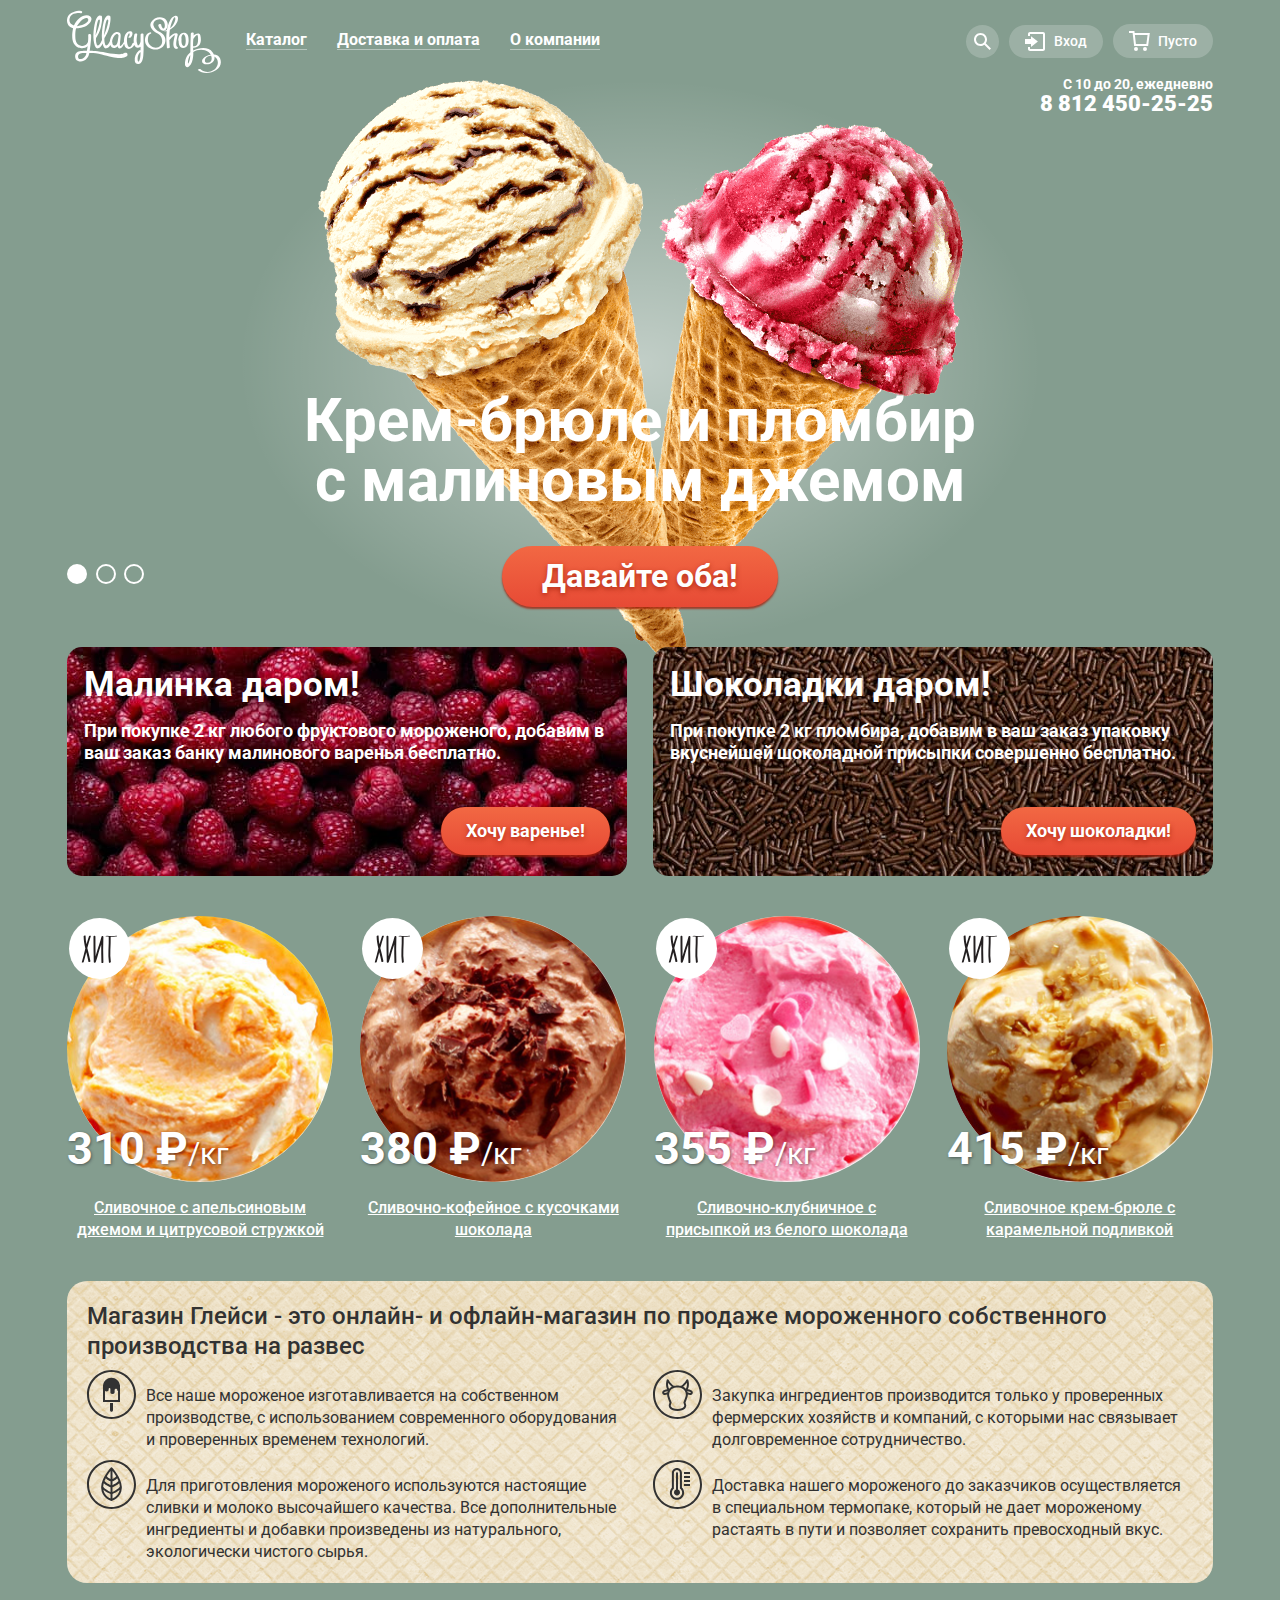
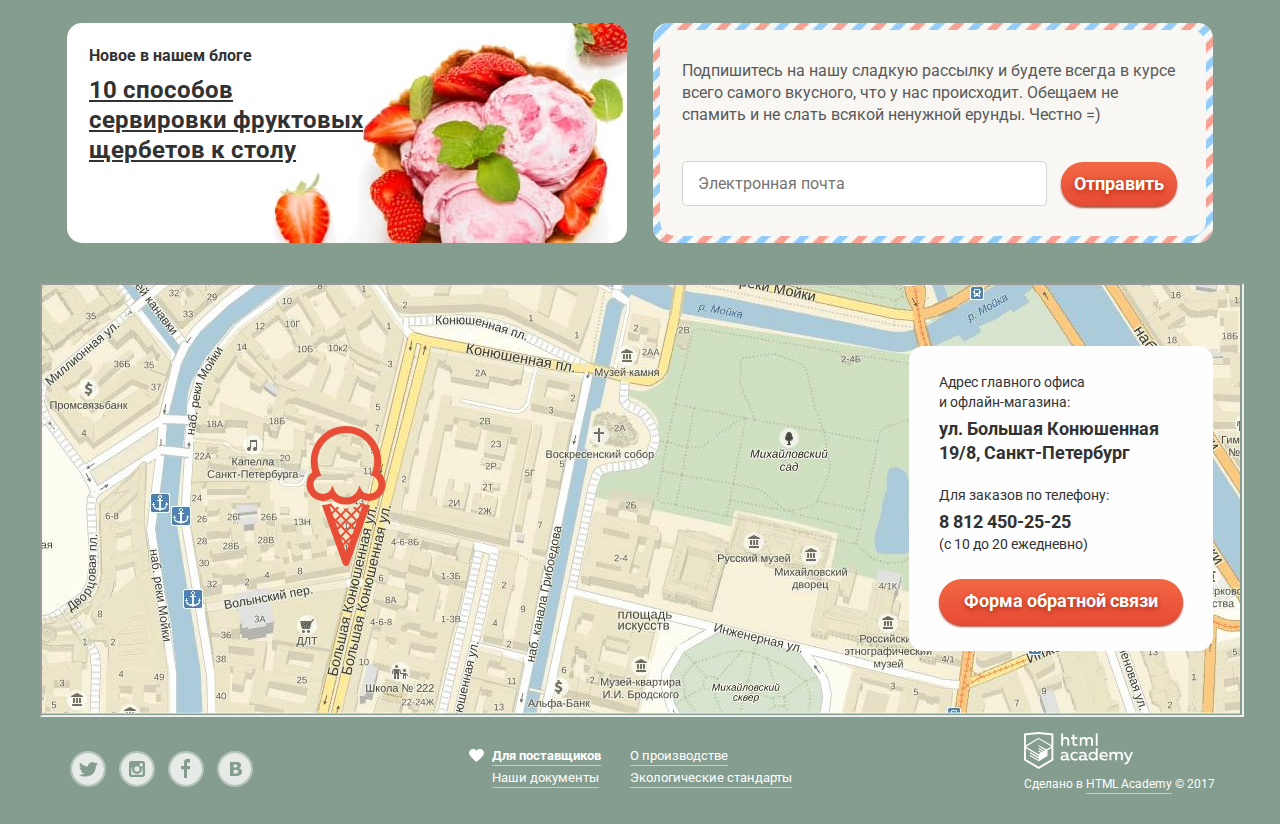
<file: index.html>
<!DOCTYPE html>
<html lang="ru">
  <head>
    <meta charset="utf-8">
    <link href="https://fonts.googleapis.com/css?family=Roboto:400,500,700" rel="stylesheet">
    <link rel="stylesheet" href="css/normalize.css">
    <link rel="stylesheet" href="css/style.min.css">
    <title>Глейси - главная</title>
  </head>
  <body>
    <input type="radio" name="toggle" id="slide1" checked class="visually-hidden">
    <input type="radio" name="toggle" id="slide2" class="visually-hidden">
    <input type="radio" name="toggle" id="slide3" class="visually-hidden">

    <div class="site-wrapper">
      <header class="main-header">
        <nav class="main-navigation">
          <a class="logo">
            <img src="img/logo.svg" class="logo__image" alt="Логотип магазина Глэйси" width="154" height="54">
          </a>

          <ul class="main-menu">
            <li class="main-menu__item">
              <a href="catalog.html" class="main-menu__link">Каталог</a>
              <ul class="sub-menu">
                <li class="sub-menu__item">
                  <a href="#" class="sub-menu__link-novelty">Новинки</a>
                </li>
                <li class="sub-menu__item">
                  <a href="catalog.html" class="sub-menu__link">Сливочное</a>
                </li>
                <li class="sub-menu__item active">
                  <a href="#" class="sub-menu__link sub-menu__link">Щербеты</a>
                </li>
                <li class="sub-menu__item">
                  <a href="#" class="sub-menu__link">Фруктовый лед</a>
                </li>
                <li class="sub-menu__item">
                  <a href="#" class="sub-menu__link">Мелорин</a>
                </li>
              </ul>
            </li>
            <li class="main-menu__item">
              <a href="#" class="main-menu__link">Доставка и оплата</a>
            </li>
            <li class="main-menu__item">
              <a href="#" class="main-menu__link">О компании</a>
            </li>
          </ul>

          <div class="main-navigation__control-nav">
            <div class="search">
              <button class="search__btn">
                <span class="visually-hidden">Поиск</span>
                <svg
                  version="1.1"
                  xmlns="http://www.w3.org/2000/svg"
                  x="0px"
                  y="0px"
                  width="17px"
                  height="17px"
                  viewBox="0 0 17 17"
                  xml:space="preserve"
                >
                  <g id="Layer_2">
                    <path class="search__icon" fill="#FFFFFF" d="M16.958,15.527L11.75,10.32C12.533,9.247,13,7.93,13,6.5C13,2.91,10.09,0,6.5,0S0,2.91,0,6.5
                      S2.91,13,6.5,13c1.438,0,2.763-0.473,3.839-1.263l5.205,5.204L16.958,15.527z M6.5,11C4.019,11,2,8.981,2,6.5S4.019,2,6.5,2
                      S11,4.019,11,6.5S8.981,11,6.5,11z"/>
                  </g>
                </svg>
              </button>

              <div class="search__modal">
                <h3 class="visually-hidden">Форма поиска по сайту</h3>
                <form action="https://echo.htmlacademy.ru" class="search__from" name="search" method="get">
                  <p class="search__input-wrapper">
                    <label for="search-field" class="visually-hidden">Поле поиска</label>
                    <input type="text" id="search-field" name="search-field" class="search__input" placeholder="Что ищем?">
                  </p>
                </form>
              </div>
            </div>

            <div class="user">
              <ul class="user__menu">
                <li class="user__menu-item">
                  <a href="login.html" class="user__menu-link">
                    <svg
                      version="1.1"
                      xmlns="http://www.w3.org/2000/svg"
                      x="0px"
                      y="0px"
                      width="21px"
                      height="19px"
                      viewBox="0 0 21 19"
                      xml:space="preserve">
                      <g>
                        <polygon fill="#FFFFFF" points="6,14.875 12.917,9.5 6,4.125 6,7.042 -0.042,7.042 -0.042,11.959 6,11.959"/>
                        <path
                          fill="#FFFFFF"
                          d="M18,0H5C3.9,0,3,0.9,3,2v2h2V2h13v15H5v-2H3v2c0,1.1,0.9,2,2,2h13c1.1,0,2-0.9,2-2V2C20,0.9,19.1,0,18,0z"
                        />
                      </g>
                    </svg>
                    Вход
                  </a>
                </li>
              </ul>

              <div class="user__modal">
                <h3 class="visually-hidden">Форма входа на сайт</h3>
                <form action="https://echo.htmlacademy.ru" class="user__form" method="post" name="login">
                  <p class="user__input-wrapper">
                    <label for="user-mail" class="visually-hidden">Ваша электронная почта</label>
                    <input type="email" id="user-mail" name="login-mail" class="user__input" placeholder="Электронная почта">
                  </p>

                  <p class="user__input-wrapper">
                    <label for="user-password" class="visually-hidden">Ваш пароль</label>
                    <input type="password" id="user-password" name="password" class="user__input" placeholder="Пароль">
                  </p>

                  <div class="user__btn-wrapper">
                    <button type="submit" class="btn">Войти</button>
                    <p class="user__login-options">
                      <a href="#" class="user__link">Забыли пароль?</a>
                      <a href="#" class="user__link">Новая регистрация</a>
                    </p>
                  </div>
                </form>
              </div>
            </div>

            <div class="cart">
              <a  href="#" class="cart__btn">
                  <svg
                    version="1.1"
                    xmlns="http://www.w3.org/2000/svg"
                    x="0px"
                    y="0px"
                    width="21px"
                    height="20px"
                    viewBox="0 0 21 20"
                    xml:space="preserve"
                  >
                  <g>
                    <path
                      fill="#FFFFFF"
                      d="M5.657,2.031L5.422,0H0v2h3.64l1.5,13h13.988l1.699-12.969H5.657z M17.372,13H6.922L5.888,4.031h12.66
                      L17.372,13z"
                    />
                    <circle fill="#FFFFFF" cx="6.984" cy="18" r="2"/>
                    <circle fill="#FFFFFF" cx="15.984" cy="18" r="2"/>
                  </g>
               </svg>
                Пусто
              </a>
            </div>
          </div>
        </nav>

        <p class="contacts">
          <span class="contacts__work-time">С 10 до 20, ежедневно</span>
          <a href="tel:+78124502525" class="contacts__phone"><b>8 812 450-25-25</b></a>
        </p>
      </header>
      <main class="container">
        <section class="slider">
          <h2 class="visually-hidden">Горячие предложения</h2>

          <div class="slider__controls">
            <label for="slide1" class="slider__btn"></label>
            <label for="slide2" class="slider__btn"></label>
            <label for="slide3" class="slider__btn"></label>
          </div>

          <ul class="slider__list">
            <li class="slider__item slide-item1">
              <img
                src="img/creme_brulee_and_ice_cream_with_raspberry_jam.png"
                alt="Крем-брюле и пломбир с малиновым джемом"
                width="647"
                height="584"
                class="slider__item-image"
              >
              <h3 class="slider__item-title">Крем-брюле и пломбир с малиновым джемом</h3>
              <a href="#" class="btn btn--slider">Давайте оба!</a>
            </li>
            <li class="slider__item slide-item2">
              <img
                src="img/chocolate_Ice_cream_and_lemon_sorbet.png"
                alt="Шоколадный пломбир и лимонный сорбет"
                width="644"
                height="582"
                class="slider__item-image"
              >
              <h3 class="slider__item-title">Шоколадный пломбир и лимонный сорбет</h3>
              <a href="#" class="btn btn--slider">Давайте оба!</a>
            </li>
            <li class="slider__item slide-item3">
              <img
                src="img/sundae_with_fudge_and_strawberry_sorbet.png"
                alt="Пломбир с помадкой и клубничный щербет"
                width="639"
                height="582"
                class="slider__item-image"
              >
              <h3 class="slider__item-title">Пломбир с помадкой и клубничный щербет</h3>
              <a href="#" class="btn btn--slider">Давайте оба!</a>
            </li>
          </ul>
        </section>

        <section class="offers">
          <h2 class="visually-hidden">Заманчивые предложения</h2>
          <ul class="offers__list">
            <li class="offers__item">
              <h3 class="offers__item-title">Малинка даром!</h3>
              <p class="offers__item-description">
                При покупке 2 кг любого фруктового мороженого,
                добавим в ваш заказ банку малинового варенья бесплатно.
              </p>
              <a href="#" class="btn btn--offers">Хочу варенье!</a>
            </li>
            <li class="offers__item">
              <h3 class="offers__item-title">Шоколадки даром!</h3>
              <p class="offers__item-description">
                При покупке 2 кг пломбира, добавим в ваш заказ упаковку
                вкуснейшей шоколадной присыпки совершенно бесплатно.
              </p>
              <a href="#" class="btn btn--offers">Хочу шоколадки!</a>
            </li>
          </ul>
        </section>

        <section class="bestsellers">
          <h2 class="visually-hidden">Хиты продаж</h2>

          <ul class="bestsellers-list">
            <li class="bestsellers-list__item">
              <img src="img/cream-with-orange-jam.jpg"
                   alt="Сливочное с апельсиновым джемом и цитрусовой стружкой"
                   class="bestsellers-list__item-image" width="267" height="267"
              >
              <p class="bestsellers-list__item-price">
                310 ₽<span class="bestsellers-list__weight">/кг</span>
              </p>
              <a href="#" class="bestsellers-list__item-link">
                <h3 class="bestsellers-list__item-name">Сливочное с апельсиновым джемом и цитрусовой стружкой</h3>
              </a>

              <div class="bestsellers-list__item-viewer">
                <a href="#" class="btn catalog-list__btn">Быстрый просмотр</a>
              </div>
            </li>
            <li class="bestsellers-list__item">
              <img src="img/creamy-coffee-with-chocolate.jpg"
                   alt="Сливочно-кофейное с кусочками шоколада"
                   class="bestsellers-list__item-image" width="267" height="267"
              >
              <p class="bestsellers-list__item-price">
                380 ₽<span class="bestsellers-list__weight">/кг</span>
              </p>
              <a href="#" class="bestsellers-list__item-link">
                <h3 class="bestsellers-list__item-name">Сливочно-кофейное с кусочками шоколада</h3>
              </a>
              <div class="bestsellers-list__item-viewer">
                <a href="#" class="btn catalog-list__btn">Быстрый просмотр</a>
              </div>
            </li>
            <li class="bestsellers-list__item">
              <img src="img/creamy-strawberry-with-white-chocolate.jpg"
                   alt="Сливочно-клубничное с присыпкой из белого шоколада"
                   class="bestsellers-list__item-image" width="267" height="267"
              >
              <p class="bestsellers-list__item-price">
                355 ₽<span class="bestsellers-list__weight">/кг</span>
              </p>
              <a href="#" class="bestsellers-list__item-link">
                <h3 class="bestsellers-list__item-name">Сливочно-клубничное с присыпкой из белого шоколада</h3>
              </a>
              <div class="bestsellers-list__item-viewer">
                <a href="#" class="btn catalog-list__btn">Быстрый просмотр</a>
              </div>
            </li>
            <li class="bestsellers-list__item">
              <img src="img/creme-brulee-with-caramel.jpg"
                   alt="Сливочное крем-брюле с карамельной подливкой"
                   class="bestsellers-list__item-image" width="267" height="267"
              >
              <p class="bestsellers-list__item-price">
                415 ₽<span class="bestsellers-list__weight">/кг</span>
              </p>
              <a href="#" class="bestsellers-list__item-link">
                <h3 class="bestsellers-list__item-name">Сливочное крем-брюле с карамельной подливкой</h3>
              </a>
              <div class="bestsellers-list__item-viewer">
                <a href="#" class="btn catalog-list__btn">Быстрый просмотр</a>
              </div>
            </li>
          </ul>
        </section>

        <section class="advantages">
          <h1 class="advantages__title">
            Магазин Глейси - это онлайн- и офлайн-магазин по продаже мороженного собственного производства на развес
          </h1>
          <ul class="advantages__list">
            <li class="advantages__item advantages__item--icecream">
              <span class="advantages__item-description">
                Все наше мороженое изготавливается на собственном производстве,
                с использованием современного оборудования и проверенных временем технологий.
              </span>
            </li>
            <li class="advantages__item advantages__item--cow">
              <span class="advantages__item-description">
                Закупка ингредиентов  производится только у проверенных фермерских хозяйств и компаний,
                с которыми нас связывает долговременное сотрудничество.
              </span>
            </li>
            <li class="advantages__item advantages__item--sheet">
              <span class="advantages__item-description">
                Для приготовления мороженого используются настоящие сливки и молоко высочайшего качества.
                Все дополнительные ингредиенты и добавки произведены из натурального, экологически чистого сырья.
              </span>
            </li>
            <li class="advantages__item advantages__item--thermometer">
              <span class="advantages__item-description">
                Доставка нашего мороженого до заказчиков осуществляется в специальном термопаке,
                который не дает мороженому растаять в пути и позволяет сохранить превосходный вкус.
              </span>
            </li>
          </ul>
        </section>

        <div class="cards-wrapper">
          <section class="blog-preview">
            <h2 class="blog-preview__title">Новое в нашем блоге</h2>

            <a href="#" class="blog-preview__subtitle">
              10 способов сервировки фруктовых щербетов к столу
            </a>
          </section>

          <section class="subscribe">
            <div class="subscribe__wrap">
              <h2 class="visually-hidden">Рассылка нашего магазина</h2>
              <p class="subscribe__description">
                Подпишитесь на нашу сладкую рассылку и будете всегда в курсе всего самого вкусного,
                что у нас происходит. Обещаем не спамить и не слать всякой ненужной ерунды. Честно =)
              </p>
              <form action="https://echo.htmlacademy.ru" name="subscribe" method="post">
                <label for="subscribe-mail" class="visually-hidden">Ваша эелектронная почта</label>
                <input type="email" name="subscribe-mail" id="subscribe-mail" class="subscribe__mail" placeholder="Электронная почта">
                <button type="submit" class="btn btn-subscribe">Отправить</button>
              </form>
            </div>
          </section>
        </div>
      </main>

      <section class="map">
        <h2 class="visually-hidden">Магазин "Глэйси" на карте</h2>

        <div class="map__image-wrap">
          <img src="img/map.jpg" alt="Как к нам проехать" width="1200" height="430" class="map__image">
        </div>

        <iframe
          src="https://yandex.ru/map-widget/v1/?um=constructor%3Abc5054d027199796f252fea28d16739e5b050eacff41451d2c6c2f1919525d88&amp;source=constructor"
          width="1200"
          height="430"
          class="map__yamap"
        >
        </iframe>

        <aside class="info">
          <h3 class="info__address-title">
            Адрес главного офиса и офлайн-магазина:
          </h3>

          <p class="info__address">
            ул. Большая Конюшенная 19/8, Санкт-Петербург
          </p>

          <h3 class="info__phone-title">
            Для заказов по телефону:
          </h3>

          <p class="info__phone">
            8 812 450-25-25
          </p>

          <span class="info__work-time">
              (с 10 до 20 ежедневно)
            </span>

          <a href="#" class="btn btn--callback">Форма обратной связи</a>
        </aside>
      </section>

      <footer class="main-footer">
          <ul class="social-list">
            <li class="social-list__item">
              <a href="#" class="social-list__link social-list__link--twitter">
                <span class="visually-hidden">Twitter</span>
              </a>
            </li>
            <li class="social-list__item">
              <a href="#" class="social-list__link social-list__link--instagramm">
                <span class="visually-hidden">Instagramm</span>
              </a>
            </li>
            <li class="social-list__item">
              <a href="#" class="social-list__link social-list__link--fb">
                <span class="visually-hidden">Facebook</span>
              </a>
            </li>
            <li class="social-list__item">
              <a href="#" class="social-list__link social-list__link--vk">
                <span class="visually-hidden">В контакте</span>
              </a>
            </li>
          </ul>

          <ul class="tech-info-menu">
            <li class="tech-info-menu__item">
              <a href="#" class="tech-info-menu__link tech-info-menu__link--provider">
                <svg
                  version="1.1"
                  xmlns="http://www.w3.org/2000/svg"
                  x="0px"
                  y="0px"
                  width="15px"
                  height="13px"
                  viewBox="0 0 15 13"
                  xml:space="preserve"
                >
                <path fill="#FFFFFF"
                      d="M10.799,0c-1.35,0-2.551,0.65-3.3,1.661C6.75,0.65,5.549,0,4.199,0C1.875,0,0,1.806,0,4.044
                      C0,7.223,7.499,13,7.499,13s7.499-5.777,7.499-8.956C14.998,1.806,13.123,0,10.799,0z"/>
             </svg>
                Для поставщиков
              </a>
            </li>
            <li class="tech-info-menu__item">
              <a href="#" class="tech-info-menu__link">Наши документы</a>
            </li>
            <li class="tech-info-menu__item">
              <a href="#" class="tech-info-menu__link">О производстве</a>
            </li>
            <li class="tech-info-menu__item">
              <a href="#" class="tech-info-menu__link">Экологические стандарты</a>
            </li>
          </ul>

          <div class="creater-info">
            <a href="https://htmlacademy.ru/intensive/htmlcss" class="creater-info__link">
              <img src="img/html-academy-logo.svg" alt="Логотип компании HTML ACADEMY" class="creater-info__logo" width="109" height="39">
            </a>
            <p class="creater-info__copyright">
              Сделано в <a href="https://htmlacademy.ru/intensive/htmlcss" class="creater-info__copyright-link">HTML Academy</a> © 2017
            </p>
          </div>
      </footer>

      <section class="popup">
        <div class="popup__container">
          <button type="button" class="popup__button" title="Закрыть">
            <span class="visually-hidden">Закрыть</span>
          </button>
          <div class="popup__content">
            <section class="feedback-form">
              <h2 class="visually-hidden">Форма обратной связи</h2>
              <b class="feedback-form__title">Мы обязательно вам ответим!</b>
              <form action="https://echo.htmlacademy.ru" class="feedback-form__form" method="post" name="feedback">
                <p class="feedback-form__item">
                  <label for="user-name" class="visually-hidden">Ваше имя</label>
                  <input class="feedback-form__input" type="text" id="user-name" name="user-name" placeholder="Как вас зовут?">
                </p>

                <p class="feedback-form__item">
                  <label for="feedback-user-mail" class="visually-hidden">Ваше почта</label>
                  <input class="feedback-form__input" type="email" id="feedback-user-mail" name="mail" placeholder="Ваша почта для ответа?">
                </p>

                <p class="feedback-form__item">
                  <label for="user-text" class="visually-hidden">Ваше сообщение</label>
                  <textarea class="feedback-form__area" id="user-text" name="text" placeholder="Напишите что-нибудь..."></textarea>
                </p>

                <button class="btn feedback-form__btn" type="submit">Отправить</button>
              </form>
            </section>
          </div>
        </div>
      </section>
    </div>
    <script src="js/script.min.js"></script>
  </body>
</html>
</file>
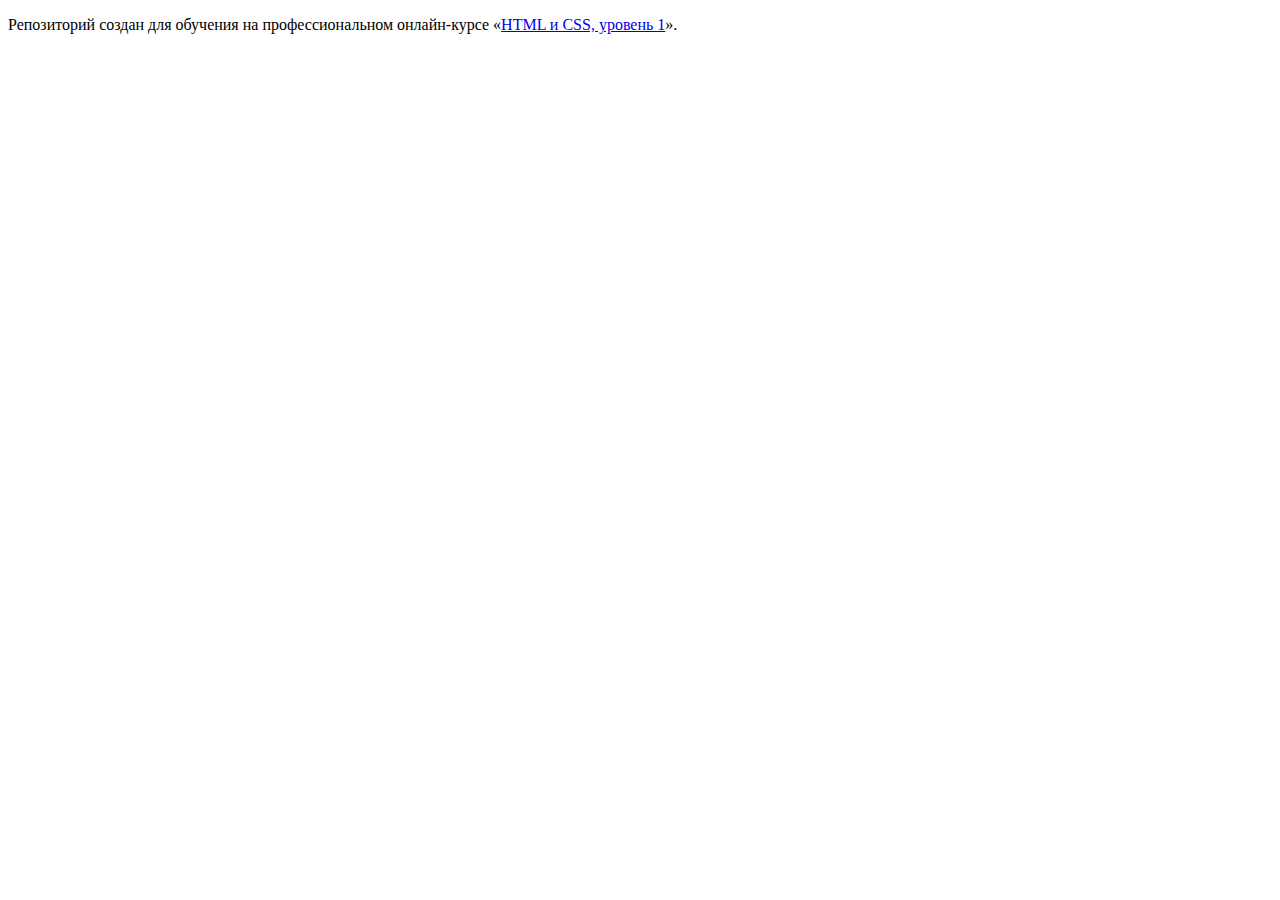
<file: master/index.html>
<!DOCTYPE html>
<html lang="ru">
  <head>
    <meta charset="utf-8">
    <title>HTML Academy: Глейси</title>
    <base href="https://htmlacademy-htmlcss.github.io/423857-gllacy/master/">
</head>
  <body>

    <p>Репозиторий создан для обучения на профессиональном онлайн‑курсе «<a href="https://htmlacademy.ru/intensive/htmlcss">HTML и CSS, уровень 1</a>».</p>

  </body>
</html>
</file>
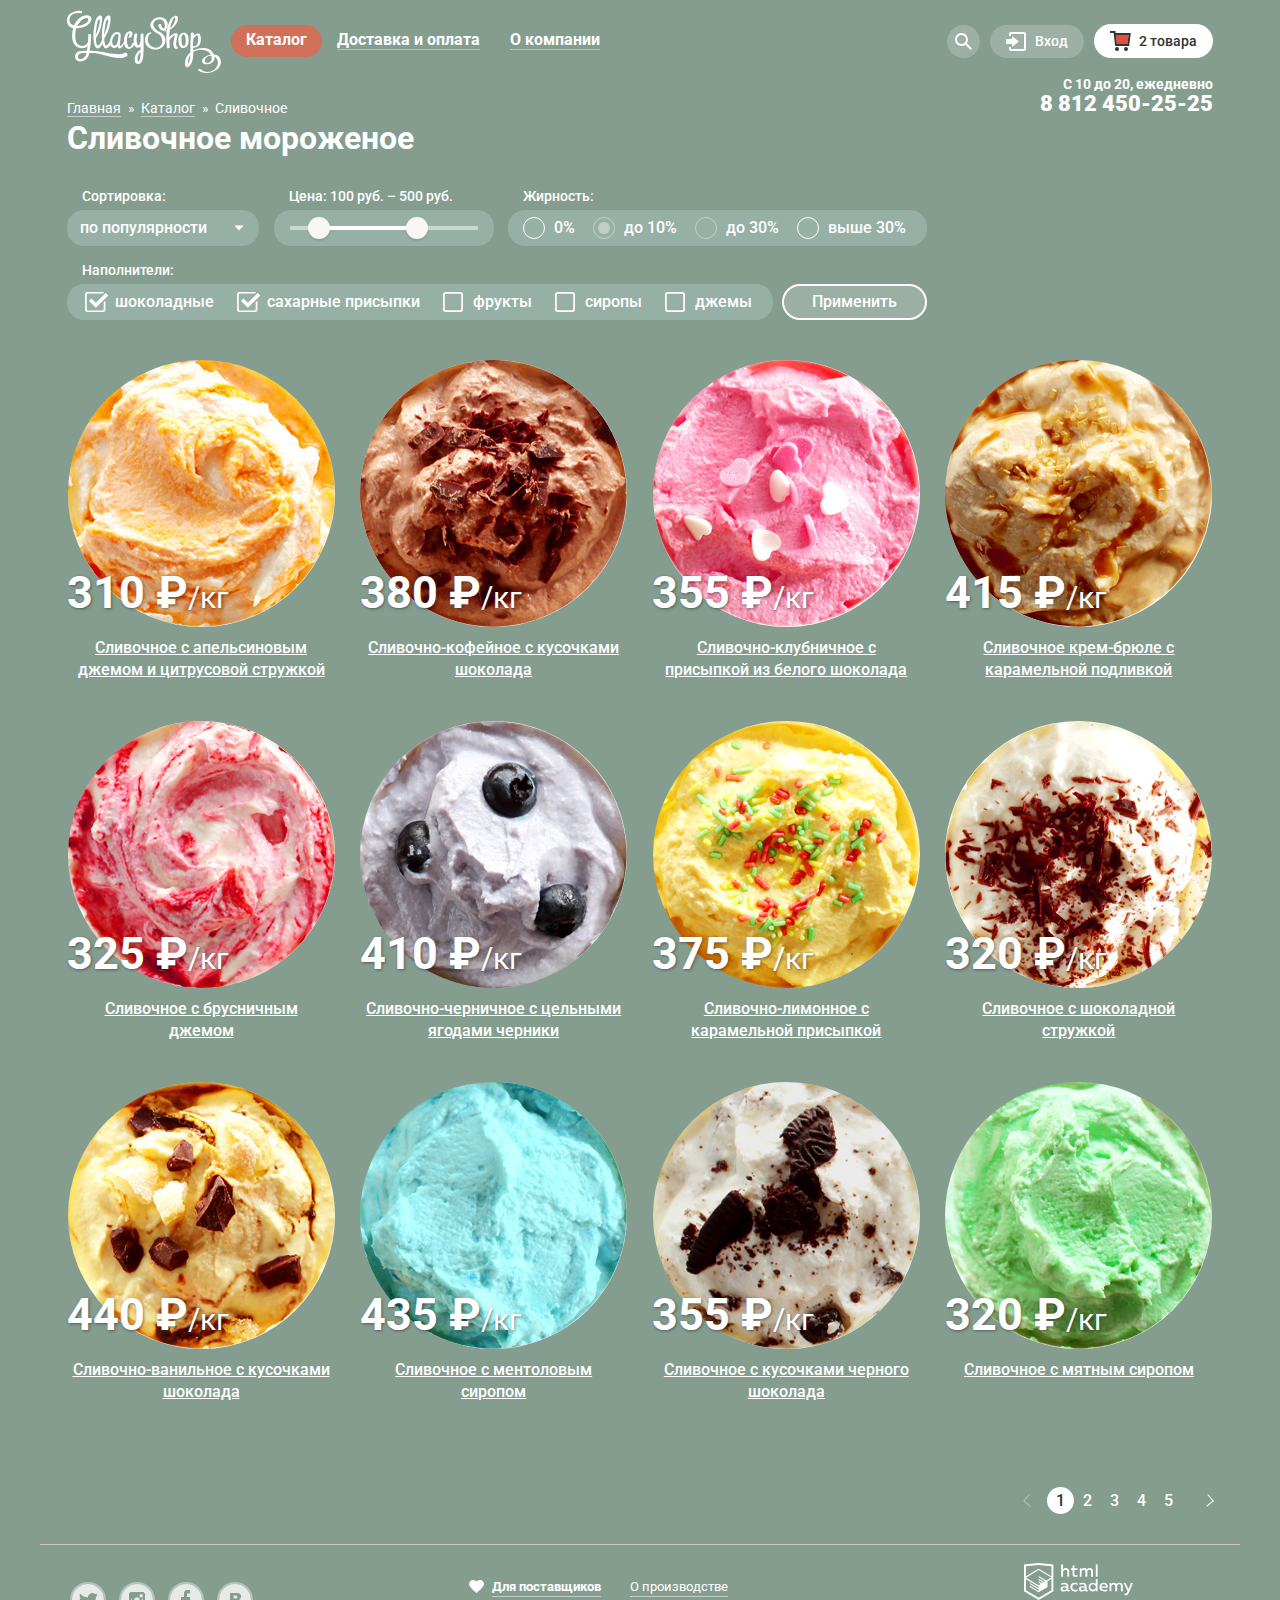
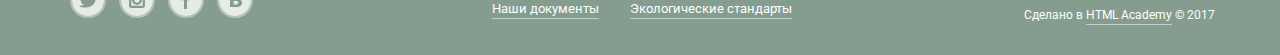
<file: catalog.html>
<!DOCTYPE html>
<html lang="ru">
  <head>
    <meta charset="utf-8">
    <link href="https://fonts.googleapis.com/css?family=Roboto:400,500,700" rel="stylesheet">
    <link rel="stylesheet" href="css/normalize.css">
    <link rel="stylesheet" href="css/style.min.css">
    <title>Глейси - каталог</title>
  </head>
  <body>
    <header class="main-header">
      <nav class="main-navigation">
        <a href="index.html" class="logo">
          <img src="img/logo.svg" class="logo__image" alt="Логотип Глэйси" width="150" height="80">
        </a>

        <ul class="main-menu">
          <li class="main-menu__item">
            <a href="catalog.html" class="main-menu__link--active">Каталог</a>
            <ul class="sub-menu">
              <li class="sub-menu__item">
                <a href="#" class="sub-menu__link-novelty">Новинки</a>
              </li>
              <li class="sub-menu__item">
                <a href="#" class="sub-menu__link">Сливочное</a>
              </li>
              <li class="sub-menu__item active">
                <a href="#" class="sub-menu__link sub-menu__link">Щербеты</a>
              </li>
              <li class="sub-menu__item">
                <a href="#" class="sub-menu__link">Фруктовый лед</a>
              </li>
              <li class="sub-menu__item">
                <a href="#" class="sub-menu__link">Мелорин</a>
              </li>
            </ul>
          </li>
          <li class="main-menu__item">
            <a href="#" class="main-menu__link">Доставка и оплата</a>
          </li>
          <li class="main-menu__item">
            <a href="#" class="main-menu__link">О компании</a>
          </li>
        </ul>

        <div class="main-navigation__control-nav">
          <div class="search">
            <button class="search__btn">
              <span class="visually-hidden">Поиск</span>
              <svg
                version="1.1"
                xmlns="http://www.w3.org/2000/svg"
                x="0px"
                y="0px"
                width="17px"
                height="17px"
                viewBox="0 0 17 17"
                xml:space="preserve"
              >
                <g id="Layer_2">
                  <path class="search__icon" fill="#FFFFFF" d="M16.958,15.527L11.75,10.32C12.533,9.247,13,7.93,13,6.5C13,2.91,10.09,0,6.5,0S0,2.91,0,6.5
                    S2.91,13,6.5,13c1.438,0,2.763-0.473,3.839-1.263l5.205,5.204L16.958,15.527z M6.5,11C4.019,11,2,8.981,2,6.5S4.019,2,6.5,2
                    S11,4.019,11,6.5S8.981,11,6.5,11z"/>
                </g>
              </svg>
            </button>

            <div class="search__modal">
              <h3 class="visually-hidden">Форма поиска по сайту</h3>
              <form action="https://echo.htmlacademy.ru" class="search__from" name="search" method="get">
                <p class="search__input-wrapper">
                  <label for="search-field" class="visually-hidden">Поле поиска</label>
                  <input type="text" id="search-field" name="search-field" class="search__input" placeholder="Что ищем?">
                </p>
              </form>
            </div>
          </div>

          <div class="user">
            <ul class="user__menu">
              <li class="user__menu-item">
                <a href="login.html" class="user__menu-link">
                  <svg
                    version="1.1"
                    xmlns="http://www.w3.org/2000/svg"
                    x="0px"
                    y="0px"
                    width="21px"
                    height="19px"
                    viewBox="0 0 21 19"
                    xml:space="preserve">
                    <g>
                      <polygon fill="#FFFFFF" points="6,14.875 12.917,9.5 6,4.125 6,7.042 -0.042,7.042 -0.042,11.959 6,11.959"/>
                      <path
                        fill="#FFFFFF"
                        d="M18,0H5C3.9,0,3,0.9,3,2v2h2V2h13v15H5v-2H3v2c0,1.1,0.9,2,2,2h13c1.1,0,2-0.9,2-2V2C20,0.9,19.1,0,18,0z"
                      />
                    </g>
                  </svg>
                  Вход
                </a>
              </li>
            </ul>

            <div class="user__modal">
              <h3 class="visually-hidden">Форма входа на сайт</h3>
              <form action="https://echo.htmlacademy.ru" class="user__form" method="post" name="login">
                <p class="user__input-wrapper">
                  <label for="user-mail" class="visually-hidden">Ваша электронная почта</label>
                  <input type="email" id="user-mail" name="login-mail" class="user__input" placeholder="Электронная почта">
                </p>

                <p class="user__input-wrapper">
                  <label for="user-password" class="visually-hidden">Ваш пароль</label>
                  <input type="password" id="user-password" name="password" class="user__input" placeholder="Пароль">
                </p>

                <div class="user__btn-wrapper">
                  <button type="submit" class="btn">Войти</button>
                  <p class="user__login-options">
                    <a href="#" class="user__link">Забыли пароль?</a>
                    <a href="#" class="user__link">Новая регистрация</a>
                  </p>
                </div>
              </form>
            </div>
          </div>

          <div class="cart cart--fill">
            <a  href="#" class="cart__btn">
              <svg
                version="1.1"
                xmlns="http://www.w3.org/2000/svg"
                x="0px"
                y="0px"
                width="21px"
                height="20px"
                viewBox="0 0 21 20"
                xml:space="preserve"
              >
                <polygon fill="#E84D37" points="5.888,4.031 6.922,13 17.372,13 18.548,4.031 "/>
                <circle fill="#343434" cx="6.984" cy="18" r="2"/>
                <circle fill="#343434" cx="15.984" cy="18" r="2"/>
                <path
                  fill="#343434"
                  d="M5.657,2.031L5.422,0H0v2h3.64l1.5,13h13.988l1.699-12.969H5.657z M17.372,13H6.922L5.888,4.031h12.66
	                   L17.372,13z"/>
              </svg>
              2 товара
            </a>

            <div class="cart__modal">
              <h3 class="visually-hidden">Товары в корзине</h3>
              <table class="products-table">
                <tr class="products-table__row">
                  <td class="products-table__cell">
                    <button type="button" class="products-table__close-button" aria-label="Удалить"></button>
                  </td>
                  <td class="products-table__cell">
                    <img
                      src="img/cream-with-orange-jam.jpg"
                      class="products-table__image"
                      alt="Сливочное с апельсиновым джемом и цитрусовой стружкой"
                      width="25"
                      height="25">

                    <span class="products-table__title">
                      Сливочное с апельсиновым джемом и цитрусовой стружкой
                    </span>
                  </td>
                  <td class="products-table__cell">
                    <span class="products-table__weight">
                      1,5 кг
                    </span>
                    <span class="products-table__price">
                      200 руб
                    </span>
                  </td>
                  <td class="products-table__cell">
                    <span class="products-table__row-price">
                      300 руб
                    </span>
                  </td>
                </tr>
                <tr class="products-table__row">
                  <td class="products-table__cell">
                    <button type="button" class="products-table__close-button" aria-label="Удалить"></button>
                  </td>
                  <td class="products-table__cell">
                    <img
                      src="img/creamy-strawberry-with-white-chocolate.jpg"
                      class="products-table__image"
                      alt="Сливочно-клубничное с присыпкой из белого шоколада"
                      width="25"
                      height="25">

                    <span class="products-table__title">
                      Сливочно-клубничное с присыпкой из белого шоколада
                    </span>
                  </td>
                  <td class="products-table__cell">
                    <span class="products-table__weight">
                      1,5 кг
                    </span>
                    <span class="products-table__price">
                      300 руб
                    </span>
                  </td>
                  <td class="products-table__cell">
                    <span class="products-table__row-price">
                      400 руб
                    </span>
                  </td>
                </tr>
                <tr class="products-table__row">
                  <td colspan="4" class="products-table__total-price">
                    Итого: 750 руб.
                  </td>
                </tr>
              </table>

              <a href="#" class="btn">Оформить заказ</a>
            </div>
          </div>
        </div>
      </nav>

      <p class="contacts">
          <span class="contacts__work-time">С 10 до 20, ежедневно</span>
          <a href="tel:+78124502525" class="contacts__phone"><b>8 812 450-25-25</b></a>
      </p>
    </header>

    <main class="container main-page">

      <ul class="breadcrumbs-list">
        <li class="breadcrumbs-list__item">
          <a href="index.html" class="breadcrumbs-list__link">Главная</a>
        </li>
        <li class="breadcrumbs-list__item">
          <a href="catalog.html" class="breadcrumbs-list__link">Каталог</a>
        </li>
        <li class="breadcrumbs-list__item">
          Сливочное
        </li>
      </ul>


      <h1 class="main-page__title">Сливочное мороженое</h1>

      <section class="filters">
        <h2 class="visually-hidden">Фильтр товаров</h2>

        <form class="filter-form" id="filter-form" action="https://echo.htmlacademy.ru" method="get">
          <fieldset class="filter-form__item">
            <legend class="filter-form__title">Сортировка:</legend>
            <select class="filter-form__sort" name="sort">
              <option value="pop">по популярности</option>
              <option value="expensive">сначала недорогие</option>
              <option value="cheap">сначала дорогие</option>
              <option value="fatcontent">по жирности</option>
            </select>
            <span class="filter-form__sort-icon"></span>
          </fieldset>
          <fieldset class="filter-form__item">
            <legend class="filter-form__title">
              Цена:
              <span class="filter-form__price-label">
                  <output class="catalog__lower-cost" name="lower-cost">100 руб.</output> –
                  <output class="catalog__upper-cost" name="upper-cost">500 руб.</output>
                </span>
            </legend>
            <div class="filter-form__price-range">
              От
              <input type="text" name="min-price" value="100" pattern="[0-9]*"> до
              <input type="text" name="max-price" value="500" pattern="[0-9]*">
              <div class="filter-form__price-control">
                <div class="filter-form__range-scale">
                  <div class="filter-form__range-bar"></div>
                </div>
                <div class="filter-form__range-toggle  filter-form__range-toggle--min"></div>
                <div class="filter-form__range-toggle  filter-form__range-toggle--max"></div>
              </div>
            </div>
          </fieldset>
          <fieldset class="filter-form__item">
            <legend class="filter-form__title">Жирность:</legend>
            <ul class="filter-form__fatcontent">
              <li class="filter-form__fatcontent-item">
                <label class="filter-form__radio-control">
                  <input type="radio" name="fatcontent" value="0">
                  <span class="filter-form__radio-icon"></span>
                  <span class="filter-form__radio-label">0%</span>
                </label>
              </li>
              <li class="filter-form__fatcontent-item">
                <label class="filter-form__radio-control">
                  <input type="radio" name="fatcontent" value="b10" checked="" disabled="">
                  <span class="filter-form__radio-icon"></span>
                  <span class="filter-form__radio-label">до 10%</span>
                </label>
              </li>
              <li class="filter-form__fatcontent-item">
                <label class="filter-form__radio-control">
                  <input type="radio" name="fatcontent" value="b30" disabled="">
                  <span class="filter-form__radio-icon"></span>
                  <span class="filter-form__radio-label">до 30%</span>
                </label>
              </li>
              <li class="filter-form__fatcontent-item">
                <label class="filter-form__radio-control">
                  <input type="radio" name="fatcontent" value="a30">
                  <span class="filter-form__radio-icon"></span>
                  <span class="filter-form__radio-label">выше 30%</span>
                </label>
              </li>
            </ul>
          </fieldset>
          <fieldset class="filter-form__item">
            <legend class="filter-form__title">Наполнители:</legend>
            <ul class="filter-form__fillers">
              <li class="filter-form__fillers-item">
                <input type="checkbox" id="chocolate" name="filler-chocolate" class="visually-hidden" checked="">
                <label for="chocolate" class="filter-form__checkbox-control">шоколадные</label>
              </li>
              <li class="filter-form__fillers-item">
                <input type="checkbox" id="sugar" name="filler-sugar" class="visually-hidden" checked="">
                <label for="sugar" class="filter-form__checkbox-control">сахарные присыпки</label>
              </li>
              <li class="filter-form__fillers-item">
                <input type="checkbox" id="fruit" name="filler-fruit" class="visually-hidden">
                <label for="fruit" class="filter-form__checkbox-control">фрукты</label>
              </li>
              <li class="filter-form__fillers-item">
                <input type="checkbox" id="syrup" name="filler-syrup" class="visually-hidden">
                <label for="syrup" class="filter-form__checkbox-control">сиропы</label>
              </li>

              <li class="filter-form__fillers-item">
                <input type="checkbox" id="jam" name="filler-jam" class="visually-hidden">
                <label for="jam" class="filter-form__checkbox-control">джемы</label>
              </li>
            </ul>
          </fieldset>
          <input class="filter-form__btn" type="submit" value="Применить">
        </form>
      </section>

      <section class="catalog">
        <h2 class="visually-hidden">Католог сливочного мороженого</h2>
        <ul class="catalog-list">

          <li class="catalog-list__item">
            <img src="img/cream-with-orange-jam.jpg"
                 alt="Сливочное с апельсиновым джемом и цитрусовой стружкой"
                 class="catalog-list__item-image" width="267" height="267"
            >
            <p class="catalog-list__item-price">
              310 ₽<span class="catalog-list__weight">/кг</span>
            </p>
            <a href="#" class="catalog-list__item-link">
              <h3 class="catalog-list__item-name">Сливочное с апельсиновым джемом и цитрусовой стружкой</h3>
            </a>
            <div class="catalog-list__item-viewer">
              <a href="#" class="btn catalog-list__btn">Быстрый просмотр</a>
            </div>
          </li>

          <li class="catalog-list__item">
            <img src="img/creamy-coffee-with-chocolate.jpg"
                 alt="Сливочно-кофейное с кусочками шоколада"
                 class="catalog-list__item-image" width="267" height="267"
            >
            <p class="catalog-list__item-price">
              380 ₽<span class="catalog-list__weight">/кг</span>
            </p>
            <a href="#" class="catalog-list__item-link">
              <h3 class="catalog-list__item-name">Сливочно-кофейное с кусочками шоколада</h3>
            </a>
            <div class="catalog-list__item-viewer">
              <a href="#" class="btn catalog-list__btn">Быстрый просмотр</a>
            </div>
          </li>
          <li class="catalog-list__item">
            <img src="img/creamy-strawberry-with-white-chocolate.jpg"
                 alt="Сливочно-клубничное с присыпкой из белого шоколада"
                 class="catalog-list__item-image" width="267" height="267"
            >
            <p class="catalog-list__item-price">
              355 ₽<span class="catalog-list__weight">/кг</span>
            </p>
            <a href="#" class="catalog-list__item-link">
              <h3 class="catalog-list__item-name">Сливочно-клубничное с присыпкой из белого шоколада</h3>
            </a>
            <div class="catalog-list__item-viewer">
              <a href="#" class="btn catalog-list__btn">Быстрый просмотр</a>
            </div>
          </li>
          <li class="catalog-list__item">
            <img src="img/creme-brulee-with-caramel.jpg"
                 alt="Сливочное крем-брюле с карамельной подливкой"
                 class="catalog-list__item-image" width="267" height="267"
            >
            <p class="catalog-list__item-price">
              415 ₽<span class="catalog-list__weight">/кг</span>
            </p>
            <a href="#" class="catalog-list__item-link">
              <h3 class="catalog-list__item-name">Сливочное крем-брюле с карамельной подливкой</h3>
            </a>
            <div class="catalog-list__item-viewer">
              <a href="#" class="btn catalog-list__btn">Быстрый просмотр</a>
            </div>
          </li>
          <li class="catalog-list__item">
            <img src="img/creamy-with-lingonberry-jam.jpg"
                 alt="Сливочное с брусничным джемом"
                 class="catalog-list__item-image" width="267" height="267"
            >
            <p class="catalog-list__item-price">
              325 ₽<span class="catalog-list__weight">/кг</span>
            </p>
            <a href="#" class="catalog-list__item-link">
              <h3 class="catalog-list__item-name">Сливочное с брусничным джемом</h3>
            </a>
            <div class="catalog-list__item-viewer">
              <a href="#" class="btn catalog-list__btn">Быстрый просмотр</a>
            </div>
          </li>
          <li class="catalog-list__item">
            <img src="img/creamy-blueberry-with-blueberries.jpg"
                 alt="Сливочно-черничное с цельными ягодами черники"
                 class="catalog-list__item-image" width="267" height="267"
            >
            <p class="catalog-list__item-price">
              410 ₽<span class="catalog-list__weight">/кг</span>
            </p>
            <a href="#" class="catalog-list__item-link">
              <h3 class="catalog-list__item-name">Сливочно-черничное с цельными ягодами черники</h3>
            </a>
            <div class="catalog-list__item-viewer">
              <a href="#" class="btn catalog-list__btn">Быстрый просмотр</a>
            </div>
          </li>
          <li class="catalog-list__item">
            <img src="img/cream-lemon-with-caramel.jpg"
                 alt="Сливочно-лимонное с карамельной присыпкой"
                 class="catalog-list__item-image" width="267" height="267"
            >
            <p class="catalog-list__item-price">
              375 ₽<span class="catalog-list__weight">/кг</span>
            </p>
            <a href="#" class="catalog-list__item-link">
              <h3 class="catalog-list__item-name">Сливочно-лимонное с карамельной присыпкой</h3>
            </a>
            <div class="catalog-list__item-viewer">
              <a href="#" class="btn catalog-list__btn">Быстрый просмотр</a>
            </div>
          </li>
          <li class="catalog-list__item">
            <img src="img/creamy-chocolate-chips.jpg"
                 alt="Сливочное с шоколадной стружкой"
                 class="catalog-list__item-image" width="267" height="267"
            >
            <p class="catalog-list__item-price">
              320 ₽<span class="catalog-list__weight">/кг</span>
            </p>
            <a href="#" class="catalog-list__item-link">
              <h3 class="catalog-list__item-name">Сливочное с шоколадной стружкой</h3>
            </a>
            <div class="catalog-list__item-viewer">
              <a href="#" class="btn catalog-list__btn">Быстрый просмотр</a>
            </div>
          </li>
          <li class="catalog-list__item">
            <img src="img/creamy-vanilla-with-chocolate.jpg"
                 alt="Сливочно-ванильное с кусочками шоколада"
                 class="catalog-list__item-image" width="267" height="267"
            >
            <p class="catalog-list__item-price">
              440 ₽<span class="catalog-list__weight">/кг</span>
            </p>
            <a href="#" class="catalog-list__item-link">
              <h3 class="catalog-list__item-name">Сливочно-ванильное с кусочками шоколада</h3>
            </a>
            <div class="catalog-list__item-viewer">
              <a href="#" class="btn catalog-list__btn">Быстрый просмотр</a>
            </div>
          </li>
          <li class="catalog-list__item">
            <img src="img/cream-with-menthol.jpg"
                 alt="Сливочноe с ментоловым сиропом"
                 class="catalog-list__item-image" width="267" height="267"
            >
            <p class="catalog-list__item-price">
              435 ₽<span class="catalog-list__weight">/кг</span>
            </p>
            <a href="#" class="catalog-list__item-link">
              <h3 class="catalog-list__item-name">Сливочноe с ментоловым сиропом</h3>
            </a>
            <div class="catalog-list__item-viewer">
              <a href="#" class="btn catalog-list__btn">Быстрый просмотр</a>
            </div>
          </li>
          <li class="catalog-list__item">
            <img src="img/creamy-with-black-chocolate.jpg"
                 alt="Сливочное с кусочками черного шоколада"
                 class="catalog-list__item-image" width="267" height="267"
            >
            <p class="catalog-list__item-price">
              355 ₽<span class="catalog-list__weight">/кг</span>
            </p>
            <a href="#" class="catalog-list__item-link">
              <h3 class="catalog-list__item-name">Сливочное с кусочками черного шоколада</h3>
            </a>
            <div class="catalog-list__item-viewer">
              <a href="#" class="btn catalog-list__btn">Быстрый просмотр</a>
            </div>
          </li>
          <li class="catalog-list__item">
            <img src="img/cream-mint-syrup.jpg"
                 alt="Сливочное с мятным сиропом"
                 class="catalog-list__item-image" width="267" height="267"
            >
            <p class="catalog-list__item-price">
              320 ₽<span class="catalog-list__weight">/кг</span>
            </p>
            <a href="#" class="catalog-list__item-link">
              <h3 class="catalog-list__item-name">Сливочное с мятным сиропом</h3>
            </a>
            <div class="catalog-list__item-viewer">
              <a href="#" class="btn catalog-list__btn">Быстрый просмотр</a>
            </div>
          </li>
        </ul>
      </section>
    </main>

    <section class="pagination">
      <a href="#" class="pagination__link--start"></a>
      <ol class="pagination__list">
        <li class="pagination__item pagination__item--current">
          <a href="#" class="pagination__link">1</a>
        </li>
        <li class="pagination__item">
          <a href="#" class="pagination__link">2</a>
        </li>
        <li class="pagination__item">
          <a href="#" class="pagination__link">3</a>
        </li>
        <li class="pagination__item">
          <a href="#" class="pagination__link">4</a>
        </li>
        <li class="pagination__item">
          <a href="#" class="pagination__link">5</a>
        </li>
      </ol>
      <a href="#" class="pagination__link--end"></a>
    </section>
    <footer class="main-footer">

      <ul class="social-list">
        <li class="social-list__item">
          <a href="#" class="social-list__link social-list__link--twitter">
            <span class="visually-hidden">Twitter</span>
          </a>
        </li>
        <li class="social-list__item">
          <a href="#" class="social-list__link social-list__link--instagramm">
            <span class="visually-hidden">Instagramm</span>
          </a>
        </li>
        <li class="social-list__item">
          <a href="#" class="social-list__link social-list__link--fb">
            <span class="visually-hidden">Facebook</span>
          </a>
        </li>
        <li class="social-list__item">
          <a href="#" class="social-list__link social-list__link--vk">
            <span class="visually-hidden">В контакте</span>
          </a>
        </li>
      </ul>

      <ul class="tech-info-menu">
        <li class="tech-info-menu__item">
          <a href="#" class="tech-info-menu__link tech-info-menu__link--provider">
            <svg
              version="1.1"
              xmlns="http://www.w3.org/2000/svg"
              x="0px"
              y="0px"
              width="15px"
              height="13px"
              viewBox="0 0 15 13"
              xml:space="preserve"
            >
              <path fill="#FFFFFF"
                    d="M10.799,0c-1.35,0-2.551,0.65-3.3,1.661C6.75,0.65,5.549,0,4.199,0C1.875,0,0,1.806,0,4.044
                    C0,7.223,7.499,13,7.499,13s7.499-5.777,7.499-8.956C14.998,1.806,13.123,0,10.799,0z"/>
           </svg>
            Для поставщиков
          </a>
        </li>
        <li class="tech-info-menu__item">
          <a href="#" class="tech-info-menu__link">Наши документы</a>
        </li>
        <li class="tech-info-menu__item">
          <a href="#" class="tech-info-menu__link">О производстве</a>
        </li>
        <li class="tech-info-menu__item">
          <a href="#" class="tech-info-menu__link">Экологические стандарты</a>
        </li>
      </ul>

      <div class="creater-info">
        <a href="https://htmlacademy.ru/intensive/htmlcss" class="creater-info__link">
          <img src="img/html-academy-logo.svg" alt="Логотип компании HTML ACADEMY" class="creater-info__logo" width="109" height="39">
        </a>
        <p class="creater-info__copyright">
          Сделано в <a href="https://htmlacademy.ru/intensive/htmlcss" class="creater-info__copyright-link">HTML Academy</a> © 2017
        </p>
      </div>
    </footer>
    <script src="js/script.min.js"></script>
  </body>
</html>
</file>
<file: css/style.min.css>
@keyframes appearance{0%{opacity:0}to{opacity:1}}@keyframes fallDown{0%{transform:translateY(-2000px)}to{transform:translateY(0)}}@keyframes shake{0%,to{transform:translateX(0)}10%,30%,50%,70%,90%{transform:translateX(-10px)}20%,40%,60%,80%{transform:translateX(10px)}}body{margin:0;font-family:"Roboto","Arial",sans-serif;line-height:22px;font-weight:400;color:#fff;font-size:16px;background-color:#849d8f}a{text-decoration:none}img{max-width:100%;height:auto}select::-ms-expand{display:none}.visually-hidden{position:absolute;width:1px;height:1px;margin:-1px;border:0;padding:0;clip:rect(0 0 0 0);overflow:hidden}.site-wrapper{transition:background-color;transition-duration:.8s}.main-page{padding-top:20px}.main-page__title{padding:0;margin:10px 0 33px}.btn{display:inline-block;vertical-align:middle;padding:8px 20px 9px;font:inherit;text-align:center;color:#fefefe;font-size:18px;font-weight:700;line-height:24px;background-color:#e94e37;border:0;border-radius:35px;box-sizing:border-box;background-image:linear-gradient(to bottom,#f26843 0%,#e74a35 100%);text-shadow:0 2px 5px rgba(160,32,11,.78);box-shadow:0 2px 2px 0 rgba(160,32,11,.78);outline:0}.btn:focus,.btn:hover{background-color:#ee7561;cursor:pointer;background-image:linear-gradient(to bottom,#f58669 0%,#ec6f5e 100%);box-shadow:0 2px 2px #ac1000}.btn:active{box-shadow:inset 0 2px 2px #942718;background:linear-gradient(to bottom,#d84732 0%,#e1613e 100%)}.main-header{position:relative;display:flex;flex-direction:column;margin:0 auto;padding-top:10px;padding-left:27px;padding-right:27px;box-sizing:border-box;width:1200px}.contacts{position:absolute;z-index:1;right:27px;bottom:-50px;margin-left:auto;color:#fff;font-size:14px;font-weight:700;line-height:16px;text-align:right}.contacts__work-time{display:block}.contacts__phone{color:#fff;font-size:22px;font-weight:700;line-height:24px}.contacts__phone:focus,.contacts__phone:hover{color:#ffbc9e}.main-navigation{display:flex;align-items:center}.logo{display:block;margin-right:10px}.logo__image{width:154px;height:64px}.main-menu{display:flex;align-content:flex-start;flex-wrap:wrap;align-items:center;padding:0;margin:0;font-size:16px;font-weight:700;line-height:18px;color:#fff;list-style:none}.main-menu__item{position:relative;outline:0;border-bottom:8px solid transparent}.main-menu__link,.main-menu__link--active{display:block;padding:6px 15px 8px;font-weight:700;color:#fff}.main-menu__link--active{background-color:#d07058;border-radius:16px}.main-menu__link::after{content:'';display:block;border-bottom:1px solid rgba(255,255,255,.4)}.main-menu__item:focus .main-menu__link,.main-menu__item:hover .main-menu__link,.main-menu__link:focus{color:#323232;border-radius:16px;background-color:#fff;outline:0}.sub-menu{position:absolute;top:40px;left:-7px;z-index:2;display:none;padding:0 0 5px;margin:0;text-align:left;min-width:143px;background-color:#fff;border-radius:5px;box-shadow:0 20px 20px 0 rgba(0,0,0,.4);list-style:none;outline:0}.main-menu__item:hover .sub-menu{display:block}.sub-menu__link,.sub-menu__link-novelty{display:block;padding:6px 20px;color:#323232;font-size:14px;font-weight:400;line-height:16px}.sub-menu__link-novelty{font-weight:700;border-bottom:1px solid rgba(50,50,50,.2)}.sub-menu__link:focus,.sub-menu__link:hover{outline:0;background-color:#fbded7}.sub-menu__link:active{background-color:#f6b5a5}.sub-menu__link--current{color:#fff;background-color:#d07058}.main-navigation__control-nav{display:flex;align-items:center;justify-content:space-between;margin-left:auto;min-width:245px}.search{position:relative}.search__modal{display:none;position:absolute;right:0;z-index:2;padding:20px;border-radius:5px;background-color:#f8f7f4;box-shadow:0 15px 15px 0 rgba(0,0,0,.4);animation-name:appearance;animation-duration:.3s}.search:focus .search__modal,.search:hover .search__modal{display:block}.search__input-wrapper{padding:0;margin:0}.search__input{padding:0 0 0 15px;margin:0;font-size:16px;line-height:24px;font-weight:400;color:#323232;width:310px;height:44px;box-sizing:border-box;border:1px solid #c7c6c5;border-radius:5px}.search__input:hover{padding:0 0 0 14px;border:2px solid #c7c6c5}.search__input:focus{padding:0 0 0 14px;outline:0;border:2px solid #2e88e4}.search__btn{display:flex;justify-content:center;align-items:center;margin-bottom:8px;margin-right:10px;font:inherit;text-align:center;font-size:14px;font-weight:500;line-height:16px;color:#fff;width:33px;height:33px;background-color:rgba(255,255,255,.2);border:0;border-radius:50%;outline:0}.search:focus .search__btn,.search:hover .search__btn{color:#323232;background-color:#fff;cursor:pointer}.cart__btn:focus circle,.cart__btn:focus path,.cart__btn:hover circle,.cart__btn:hover path,.search:focus .search__btn .search__icon,.search:hover .search__btn .search__icon,.user__menu-link:focus path,.user__menu-link:focus polygon,.user__menu-link:hover path,.user__menu-link:hover polygon{fill:#323232}.user{position:relative}.user__modal{position:absolute;right:0;display:none;z-index:2;padding:20px;border:1px solid transparent;border-radius:5px;background-color:#f8f7f4;box-shadow:0 15px 15px 0 rgba(0,0,0,.4);animation-name:appearance;animation-duration:.3s}.user:focus .user__modal,.user:hover .user__modal{display:inline-block;vertical-align:top}.user__input-wrapper{display:block;margin:0 0 20px}.user__btn-wrapper{display:flex;justify-content:space-between}.user__login-options{margin:0}.user__link{display:block;font-size:13px;line-height:24px;font-weight:400;color:#323232;text-decoration:underline}.user__link:focus,.user__link:hover{color:#e84d37}.user__input{padding:0 0 0 15px;box-sizing:border-box;font-size:16px;line-height:24px;font-weight:400;color:#323232;width:240px;height:44px;border:1px solid #c7c6c5;border-radius:5px}.user__input:hover{padding:0 0 0 14px;border:2px solid #c7c6c5}.user__input:focus{padding:0 0 0 14px;outline:0;border:2px solid #2e88e4}.user__menu{padding:0;margin:0;list-style:none}.user__menu-link{display:flex;align-items:center;padding:7px 16px;margin-bottom:8px;margin-right:10px;font:inherit;text-align:center;font-size:14px;font-weight:500;line-height:16px;color:#fff;background-color:rgba(255,255,255,.2);border:0;outline:0;border-radius:20px}.cart__btn svg,.user__menu-link svg{margin-right:8px}.user__menu-item{list-style:none}.user__menu-link:focus,.user__menu-link:hover{background-color:#fff;color:#323232}.cart{position:relative}.cart__modal{position:absolute;right:0;display:none;z-index:2;padding:20px;width:540px;border:1px solid transparent;border-radius:5px;background-color:#f8f7f4;box-shadow:0 15px 15px 0 rgba(0,0,0,.4);box-sizing:border-box;animation-name:appearance;animation-duration:.3s}.cart--fill:hover .cart__modal{display:flex;flex-wrap:wrap;justify-content:flex-end}.products-table{font-size:13px;line-height:16px;width:100%}.products-table__row{display:flex;margin-bottom:15px}.products-table__row:nth-last-child(2){padding-bottom:15px;border-bottom:1px solid #cacac7}.products-table__cell{display:flex;align-items:center;margin-right:14px}.products-table__total-price{margin-left:auto;font-size:15px;font-weight:700;line-height:18px;color:#323232}.products-table__cell:last-child{margin-right:0}.products-table__cell:nth-child(3){margin-left:auto;margin-right:auto}.products-table__image{margin-right:14px;border-radius:50%}.products-table__title{font-size:13px;line-height:16px;color:#323232;width:215px}.products-table__weight{position:relative;padding-right:20px;font-size:13px;line-height:16px;color:#323232}.products-table__weight::after,.products-table__weight::before{position:absolute;top:6px;right:10px;height:8px;width:1px;content:'';background-color:#323232}.products-table__weight::before{transform:rotate(45deg)}.products-table__weight::after{transform:rotate(-45deg)}.products-table__price{color:#999}.products-table__row-price{color:#323232}.products-table__close-button{position:relative;width:15px;height:15px;border:0;background-color:transparent;cursor:pointer}.products-table__close-button::after,.products-table__close-button::before{position:absolute;margin:0 auto;top:0;height:15px;width:2px;content:'';background-color:#868483}.products-table__close-button::before{transform:rotate(45deg)}.products-table__close-button::after{transform:rotate(-45deg)}.products-table__close-button:focus.products-table__close-button::after,.products-table__close-button:focus.products-table__close-button::before,.products-table__close-button:hover.products-table__close-button::after,.products-table__close-button:hover.products-table__close-button::before{background-color:#e84d37}.cart__btn{display:flex;align-items:center;padding:7px 16px;margin-bottom:8px;font:inherit;text-align:center;font-size:14px;font-weight:500;line-height:16px;color:#fff;background-color:rgba(255,255,255,.2);border:0;outline:0;border-radius:20px}.cart--fill .cart__btn,.cart__btn:focus,.cart__btn:hover{background-color:#fff;color:#323232}.container{margin:0 auto 40px;width:1200px;padding-left:27px;padding-right:27px;box-sizing:border-box}.slider,.slider__list{position:relative}.slider__list{padding:0;margin:0;list-style:none;height:567px}.slider__item,.slider__item-image{position:absolute;top:0;left:0;right:0}.slider__item{bottom:0;display:flex;flex-direction:column;justify-content:flex-end;align-items:center;opacity:0;background:radial-gradient(35% 50%,rgba(255,255,255,.5),transparent);transition:opacity;transition-duration:.8s}.slider__item-image{z-index:1;margin:auto}.slider__item-title{position:relative;z-index:2;margin-bottom:35px;width:685px;font-size:60px;font-weight:700;line-height:60px;text-align:center}.btn--slider{position:relative;z-index:2;margin-bottom:40px;padding-left:40px;padding-right:40px;font-size:32px;line-height:44px}.slider__controls{position:absolute;left:0;bottom:63px;z-index:1;display:flex;justify-content:space-between;width:77px}.slider__btn{display:block;width:16px;height:16px;background-color:transparent;border:2px solid #fff;border-radius:50%;cursor:pointer}#slide1:checked~.site-wrapper{background-color:#849d8f}#slide2:checked~.site-wrapper{background-color:#8996a6}#slide3:checked~.site-wrapper{background-color:#9d8b84}#slide1:checked~.site-wrapper .slider__btn[for=slide1],#slide2:checked~.site-wrapper .slider__btn[for=slide2],#slide3:checked~.site-wrapper .slider__btn[for=slide3]{background-color:#fff}#slide1:checked~.site-wrapper .slide-item1,#slide2:checked~.site-wrapper .slide-item2,#slide3:checked~.site-wrapper .slide-item3{opacity:1}.offers{margin-bottom:40px}.offers__list{position:relative;z-index:1;display:flex;justify-content:space-between;padding:0;margin:0;list-style:none}.offers__item{padding:17px;width:560px;min-height:229px;box-sizing:border-box;border-radius:15px}.offers__item:first-child{background-color:#d35a76;background-image:url(../img/raspberry_background.jpg);background-repeat:no-repeat;background-size:cover;background-position:center}.offers__item:last-child{background-color:#a38c86;background-image:url(../img/chocolate_background.jpg);background-repeat:no-repeat;background-size:cover;background-position:center}.offers__item-title{margin:0 0 15px;font-size:35px;font-weight:700;line-height:41px}.offers__item-description{margin:0 0 43px;font-size:18px;font-weight:700;line-height:22px}.btn--offers{padding:12px 25px;font-size:18px;line-height:24px;font-weight:700}.offers__item .btn{float:right}.advantages{padding:20px;color:#323232;background-color:#ebddc2;background-image:url(../img/wafer.png);background-size:100%;border-radius:20px}.advantages__list{display:flex;flex-wrap:wrap;justify-content:space-between;padding:0;margin:0}.advantages__title{margin:0;font-size:24px;font-weight:500;line-height:30px}.advantages__item{display:flex;align-items:flex-start;position:relative;padding-top:9px;color:#323232;font-size:16px;line-height:22px;list-style:none;width:540px}.advantages__item-description{display:block;padding:0;margin-top:15px;margin-left:10px}.advantages__item--icecream::before{content:url(../img/icecream-icon.svg)}.advantages__item--cow::before{content:url(../img/cow-icon.svg)}.advantages__item--sheet::before{content:url(../img/sheet-icon.svg)}.advantages__item--thermometer::before{content:url(../img/thermometer-icon.svg)}.cards-wrapper{display:flex;justify-content:space-between;margin-top:40px}.blog-preview{box-sizing:border-box;padding:22px;width:560px;min-height:220px;background-color:#fff;background-image:url(../img/strawberry.jpg);background-repeat:no-repeat;background-position:top right;background-size:cover;border-radius:15px}.blog-preview__title{margin:0;color:#323232;font-size:16px;font-weight:700;line-height:22px}.blog-preview__subtitle{display:block;margin-top:8px;width:285px;color:#323232;font-size:24px;font-weight:700;line-height:30px;text-decoration:underline}.subscribe,.subscribe__wrap{display:flex;background-color:#f8f7f4;box-sizing:border-box;border-radius:15px}.subscribe{color:#323232;min-height:220px;background-image:url(../img/mail-background.jpg);padding:7px;width:560px}.subscribe__wrap{flex-direction:column;justify-content:center;padding:0 22px;width:100%}.subscribe__description{padding:0;margin:0 0 35px;color:#5a5a5a;font-size:16px;line-height:22px}.subscribe__mail{padding-left:15px;width:365px;height:45px;box-sizing:border-box;border:1px solid #d3d3d2;margin-right:10px;border-radius:5px}.btn-subscribe{padding:10px 13px}.subscribe__mail:hover{padding-left:14px;border:2px solid #c7c6c5}.subscribe__mail:focus{outline:0;border:2px solid #2e88e4}.social-list{display:flex;padding:0 0 0 30px;margin:0;align-items:center;list-style:none}.social-list__item{margin-right:13px}.social-list__link{display:block;width:32px;height:32px;border:2px solid rgba(255,255,255,.5);background-repeat:no-repeat;background-position:center;border-radius:50%;opacity:.8}.social-list__item:last-child{margin-right:0}.social-list__link--twitter{background-image:url(../img/twitter.svg)}.social-list__link--instagramm{background-image:url(../img/instagram.svg)}.social-list__link--fb{background-image:url(../img/facebook.svg)}.social-list__link--vk{background-image:url(../img/vk.svg)}.social-list__link:focus,.social-list__link:hover{opacity:1}.social-list__link:active{opacity:.8}.tech-info-menu{display:flex;flex-direction:column;flex-wrap:wrap;padding:0;margin:0;width:330px;height:50px;list-style:none}.tech-info-menu__link{display:inline-block;padding-left:18px;color:#fff;font-size:13px;line-height:18px;vertical-align:middle}.tech-info-menu__link::after{content:'';display:block;border-bottom:1px solid rgba(255,255,255,.5)}.tech-info-menu__link--provider{position:relative;font-weight:700}.tech-info-menu__link--provider svg{position:absolute;top:2px;left:-5px}.tech-info-menu__link:active.tech-info-menu__link::after,.tech-info-menu__link:focus.tech-info-menu__link::after,.tech-info-menu__link:hover.tech-info-menu__link::after{border-bottom:1px solid rgba(255,188,158,.5)}.creater-info__copyright-link:active,.creater-info__copyright-link:focus,.creater-info__copyright-link:hover,.tech-info-menu__link:focus,.tech-info-menu__link:hover{color:#ffbc9e}.tech-info-menu__link:focus path,.tech-info-menu__link:hover path{fill:#ffbc9e}.creater-info{padding-right:25px}.creater-info__link{margin-top:-12px;display:block}.creater-info__copyright{margin:0;color:#fefefe;font-size:12px;line-height:18px}.creater-info__copyright-link{display:inline-block;color:#fefefe;font-size:12px;line-height:18px;vertical-align:middle}.creater-info__copyright-link::after{display:block;content:'';border-bottom:1px solid rgba(255,255,255,.5)}.creater-info__copyright-link:active.creater-info__copyright-link::after,.creater-info__copyright-link:focus.creater-info__copyright-link::after,.creater-info__copyright-link:hover.creater-info__copyright-link::after{border-color:rgba(255,188,158,.5)}.breadcrumbs-list{display:flex;padding:0;margin:0}.breadcrumbs-list__item{position:relative;padding-right:20px;list-style:none;color:#fff;font-size:14px;line-height:16px}.breadcrumbs-list__item:last-child{padding-right:0}.breadcrumbs-list__item::after{position:absolute;top:0;right:6px;content:'»'}.breadcrumbs-list__item:last-child::after{content:''}.breadcrumbs-list__link{color:#fff;font-size:14px;line-height:16px}.breadcrumbs-list__link::after{display:block;content:'';border-bottom:1px solid rgba(255,255,255,.5)}.breadcrumbs-list__link:active,.breadcrumbs-list__link:focus,.breadcrumbs-list__link:hover{color:#ffbc9e}.breadcrumbs-list__link:active.breadcrumbs-list__link::after,.breadcrumbs-list__link:focus.breadcrumbs-list__link::after,.breadcrumbs-list__link:hover.breadcrumbs-list__link::after{border-bottom:1px solid rgba(255,188,158,.5)}.bestsellers{margin-bottom:20px}.bestsellers-list{display:flex;flex-wrap:wrap;justify-content:space-between;margin:0;padding:0;list-style:none}.bestsellers-list__item,.bestsellers-list__item-viewer{display:flex;flex-direction:column;align-items:center;padding-bottom:20px;border-radius:5px}.bestsellers-list__item{box-sizing:border-box;position:relative;width:266px}.bestsellers-list__item::after{position:absolute;left:0;top:0;display:block;width:65px;height:65px;background-image:url(../img/hit.svg);background-repeat:no-repeat;background-position:center center;content:''}.bestsellers-list__item-viewer{justify-content:flex-end;position:absolute;z-index:0;top:-8px;left:-12px;bottom:0;right:0;width:290px;height:120%;visibility:hidden;background-color:rgba(255,255,255,.2);box-shadow:0 10px 15px 0 rgba(0,0,0,.2)}.bestsellers-list__item:hover .bestsellers-list__item-viewer,.catalog-list__item:hover .catalog-list__item-viewer{visibility:visible}.bestsellers-list__item-image{border-radius:50%;margin-bottom:15px}.bestsellers-list__item-price{position:absolute;margin:0;top:210px;left:0;color:#fff;font-size:45px;font-weight:700;line-height:45px;text-shadow:1px 1px 3px rgba(49,50,53,.6)}.bestsellers-list__weight{font-size:30px;font-weight:400;line-height:45px}.bestsellers-list__item-link{margin-bottom:auto;text-align:center;color:#fff;width:100%;text-decoration:underline}.bestsellers-list__item-name{margin:0;font-size:16px;font-weight:500;line-height:22px}.catalog{margin-bottom:43px}.catalog-list{display:flex;flex-wrap:wrap;justify-content:space-between;margin:0;padding:30px 0 0;list-style:none}.catalog-list__item,.catalog-list__item-viewer{display:flex;flex-direction:column;align-items:center}.catalog-list__item{margin-bottom:40px;box-sizing:border-box;position:relative;width:268px}.catalog-list__item-viewer{justify-content:flex-end;position:absolute;z-index:-1;left:-11px;top:-8px;bottom:0;padding-bottom:20px;width:290px;height:120%;visibility:hidden;border-radius:5px;background-color:rgba(255,255,255,.2);box-shadow:0 10px 15px 0 rgba(0,0,0,.2)}.catalog-list__btn{margin-top:10px}.catalog-list__item:hover{z-index:2}.catalog-list__item-image{border-radius:50%;max-width:267px;margin-bottom:10px}.catalog-list__item-price{position:absolute;margin:0;top:210px;left:0;color:#fff;font-size:45px;font-weight:700;line-height:45px;text-shadow:1px 1px 3px rgba(49,50,53,.6)}.catalog-list__weight{font-size:30px;font-weight:400;line-height:45px}.catalog-list__item-link{margin-bottom:auto;text-align:center;color:#fff;width:100%;text-decoration:underline}.catalog-list__item-name{padding:0 5px;margin:0;font-size:16px;font-weight:500;line-height:22px;box-sizing:border-box}.pagination,.pagination__list{display:flex;align-items:center}.pagination{justify-content:flex-end;padding-right:28px;box-sizing:border-box;width:1200px;margin:0 auto 30px}.pagination__list{padding:1px 0 0;margin:0;list-style:none}.pagination__item,.pagination__link--start{display:flex;align-items:center;width:27px;height:27px;box-sizing:border-box}.pagination__item{border-radius:50%}.pagination__link--start{padding-left:5px}.pagination__link--end{display:flex;justify-content:flex-end;align-items:center;width:30px;height:27px}.pagination__link--start::before{width:8px;height:8px;border-top:1px solid rgba(255,255,255,.4);border-left:1px solid rgba(255,255,255,.4);transform:rotate(-50deg);cursor:default;content:''}.pagination__link--end::before{width:8px;height:8px;border-top:1px solid #fff;border-right:1px solid #fff;transform:rotate(50deg);content:''}.pagination__item--current{color:#323232;background-color:#fff}.pagination__item .pagination__link{display:block;font-size:16px;line-height:19px;font-weight:500;color:#fff;text-align:center;width:100%;cursor:default}.pagination__item--current .pagination__link{color:#323232}.pagination__item:not(.pagination__item--current):active .pagination__link,.pagination__item:not(.pagination__item--current):focus .pagination__link,.pagination__item:not(.pagination__item--current):hover .pagination__link{color:#ffbc9e;cursor:pointer}.main-footer,.map{margin:0 auto;width:1200px}.main-footer{display:flex;justify-content:space-between;align-items:center;padding:30px 0;border-top:1px solid #cacac7}.map{height:430px}.map,.map__image-wrap{position:relative}.map__image-wrap::after{display:block;position:absolute;bottom:153px;left:266px;width:80px;height:140px;background-image:url(../img/pin.svg);content:''}.map__yamap{position:absolute;left:0;top:0}.info{position:absolute;right:27px;top:63px;z-index:1;padding:26px 30px;color:#323232;width:304px;border-radius:15px;box-sizing:border-box;background-color:#fefefe}.info__address-title{margin:0 0 5px;font-size:14px;line-height:20px;font-weight:400;width:155px}.info__address{margin:0 0 20px;font-size:18px;line-height:24px;font-weight:700}.info__phone-title{margin:0 0 5px;font-size:14px;line-height:20px;font-weight:400}.info__phone{margin:0;font-size:18px;line-height:24px;font-weight:700}.info__work-time{display:block;margin:0 0 25px;font-size:14px;line-height:20px;font-weight:400}.btn--callback{padding:10px 15px 12px;width:100%}.feedback-form{position:relative;padding:25px;width:478px;border-radius:10px;box-sizing:border-box;background-color:#f8f7f4}.feedback-form__form{display:flex;flex-wrap:wrap}.feedback-form__title{display:block;margin-bottom:24px;font-size:24px;line-height:28px;font-weight:500;color:#323232}.feedback-form__item{padding:0;margin:0 0 20px;width:100%}.feedback-form__input{padding:0 0 0 15px;box-sizing:border-box;font-size:16px;line-height:24px;font-weight:400;color:#323232;width:256px;height:44px;border:1px solid #c7c6c5;border-radius:5px}.feedback-form__input:hover{padding:0 0 0 14px;border:2px solid #c7c6c5}.feedback-form__input:focus{padding:0 0 0 14px;outline:0;border:2px solid #2e88e4}.feedback-form__area{padding:10px 15px;font-size:16px;line-height:24px;font-weight:400;color:#323232;width:100%;min-height:154px;box-sizing:border-box;border-radius:5px;border:1px solid #c7c6c5;resize:none}.feedback-form__area:hover{padding:9px 14px;border:2px solid #c7c6c5}.feedback-form__area:focus{padding:9px 14px;outline:0;border:2px solid #2e88e4}.feedback-form__btn{margin-top:5px;margin-left:auto}.filters{max-width:860px}.filter-form{display:flex;justify-content:space-between;align-items:center;flex-wrap:wrap;font-size:0}.filter-form input[type=text]{font-size:16px;line-height:18px;font-weight:500;color:#fff;border:0;background:0 0}.filter-form input[type=checkbox],.filter-form input[type=radio]{display:none}.filter-form__item{position:relative;margin:28px 0 10px;padding:0;font-size:16px;line-height:18px;font-weight:500;color:#fff;border:0;background-color:rgba(225,255,255,.2);border-radius:17px}.filter-form__title{position:absolute;top:-22px;left:0;margin:0;padding:0 15px;font-size:14px;line-height:16px;font-weight:500}.filter-form__sort{display:block;position:relative;margin:0;padding:0 25px 0 13px;width:192px;height:36px;font-size:16px;line-height:18px;font-weight:500;color:#fff;border:0;border-radius:17px;background:0 0;cursor:pointer;overflow:hidden;-webkit-appearance:none;-moz-appearance:none;outline:0}.filter-form__sort option{margin:0;padding-top:2px;padding-bottom:6px;font-size:14px;line-height:16px;font-weight:400;color:#323232;border:0;background:#fff}.filter-form__sort:hover,.filter-form__sort:hover option{font-weight:500;color:#323232;background-color:#fff}.filter-form__sort-icon{position:absolute;top:50%;right:11px;background-image:url(../img/arrow.png);background-size:9px 5px;width:9px;height:5px;transform:translate(-50%,-50%)}.filter-form__price-range{display:flex;justify-content:flex-start;align-items:center;flex-wrap:wrap;font-size:0}.filter-form__price-range input[type=text]{display:none;margin:0 10px;padding:0 10px;min-width:50px;width:60px;height:18px;border:0;text-align:center}.filter-form__price-control{position:relative;padding:0 16px;width:188px;height:36px}.filter-form__range-bar,.filter-form__range-scale{position:absolute;top:50%;height:4px;margin-top:-2px}.filter-form__range-scale{background-color:rgba(255,255,255,.5);width:188px}.filter-form__range-bar{left:22px;width:107px;background-color:#fff}.filter-form__range-toggle{position:absolute;top:50%;left:50%;width:22px;height:22px;margin-top:-11px;margin-left:-11px;background-color:#f8f7f4;cursor:pointer;outline:0;box-shadow:0 2px 2px 0 rgba(0,0,0,.1);border-radius:50%}.filter-form__range-toggle--min{left:45px}.filter-form__range-toggle--max{left:143px}.filter-form__range-toggle:hover{width:24px;height:24px;margin-top:-12px;margin-left:-12px}.filter-form__fatcontent{margin:0;padding:0 9px;font-size:0;list-style-type:none;text-align:left}.filter-form__fatcontent-item{display:inline-block;vertical-align:top;font-size:16px;line-height:18px;font-weight:500;color:#fff}.filter-form__radio-control{display:block;position:relative;padding:9px 12px 9px 37px;cursor:pointer}.filter-form__radio-control input[type=radio]:checked+.filter-form__radio-icon::before{display:block}.filter-form__radio-control input[type=radio]:disabled+.filter-form__radio-icon{opacity:.4}.filter-form__radio-control:hover input[type=radio]:not(:disabled)+.filter-form__radio-icon{border:2px solid #fff}.filter-form__radio-icon{position:absolute;display:block;box-sizing:border-box;width:22px;height:22px;top:50%;left:6px;margin-top:-11px;background-color:transparent;border:1px solid #fff;border-radius:18px}.filter-form__radio-icon::before{content:'';display:none;position:absolute;width:12px;height:12px;top:50%;left:50%;margin-top:-6px;margin-left:-6px;background-color:#fff;border-radius:18px}.filter-form__fillers{margin:0;padding:0 8px;font-size:0;list-style-type:none;text-align:left}.filter-form__fillers-item{display:inline-block;padding-left:10px;vertical-align:top;font-size:16px;line-height:18px;font-weight:500;color:#fff}.filter-form__checkbox-control{display:block;position:relative;padding:9px 13px 9px 30px;cursor:pointer}.filter-form__fillers-item input[type=checkbox]+.filter-form__checkbox-control::after{content:'';display:block;width:20px;height:20px;position:absolute;left:0;bottom:8px;background-image:url(../img/checkbox-off.svg);background-repeat:no-repeat;background-position:center;background-size:100%}.filter-form__fillers-item input[type=checkbox]:checked+.filter-form__checkbox-control::after{content:'';display:block;width:24px;height:20px;position:absolute;left:0;bottom:8px;background-image:url(../img/checkbox-on.svg);background-repeat:no-repeat;background-position:center;background-size:100%}.filter-form__fillers-item input[type=checkbox]:disabled+.filter-form__checkbox-control::after{opacity:.4}.filter-form__checkbox-icon{position:absolute;display:block;box-sizing:border-box;width:20px;height:20px;top:50%;left:7px;margin-top:-10px;border-radius:3px}.filter-form__btn{display:inline-block;vertical-align:top;-webkit-box-flex:0;flex-grow:0;flex-shrink:1;flex-basis:auto;align-self:flex-end;padding:7px 28px;margin-bottom:10px;height:36px;font-weight:500;font-size:16px;line-height:18px;text-align:center;text-transform:none;text-decoration:none;white-space:normal;background-color:rgba(255,255,255,.19);color:#fff;box-shadow:none;border:2px solid #fff;border-radius:18px;cursor:pointer;outline:0}.filter-form__btn:hover{color:#323232;background-color:#fff}.filter-form__btn:active{color:#323232;border:0;background-color:#eaeaea;box-shadow:inset 0 2px 1px 0 #696969}.popup{display:none;position:fixed;top:0;left:0;bottom:0;z-index:5;width:100%;background-color:rgba(0,0,0,.3)}.popup--show{display:flex;justify-content:center;align-items:center;animation-name:appearance;animation-duration:.3s}.popup__container{position:relative;display:none}.popup__container--show{display:block;animation-name:fallDown;animation-duration:.3s}.popup__container--error{animation-name:shake;animation-duration:.3s}.popup__content{z-index:1}.popup__button{position:absolute;right:20px;top:20px;border:0;width:18px;height:18px;background-color:transparent;cursor:pointer;z-index:2;outline:0}.popup__button::after,.popup__button::before{position:absolute;margin:0 auto;top:0;height:18px;width:2px;content:'';background-color:#231f20}.popup__button::before{transform:rotate(45deg)}.popup__button::after{transform:rotate(-45deg)}.popup__button:focus.popup__button::after,.popup__button:focus.popup__button::before,.popup__button:hover.popup__button::after,.popup__button:hover.popup__button::before{background-color:#e84d37}
</file>
